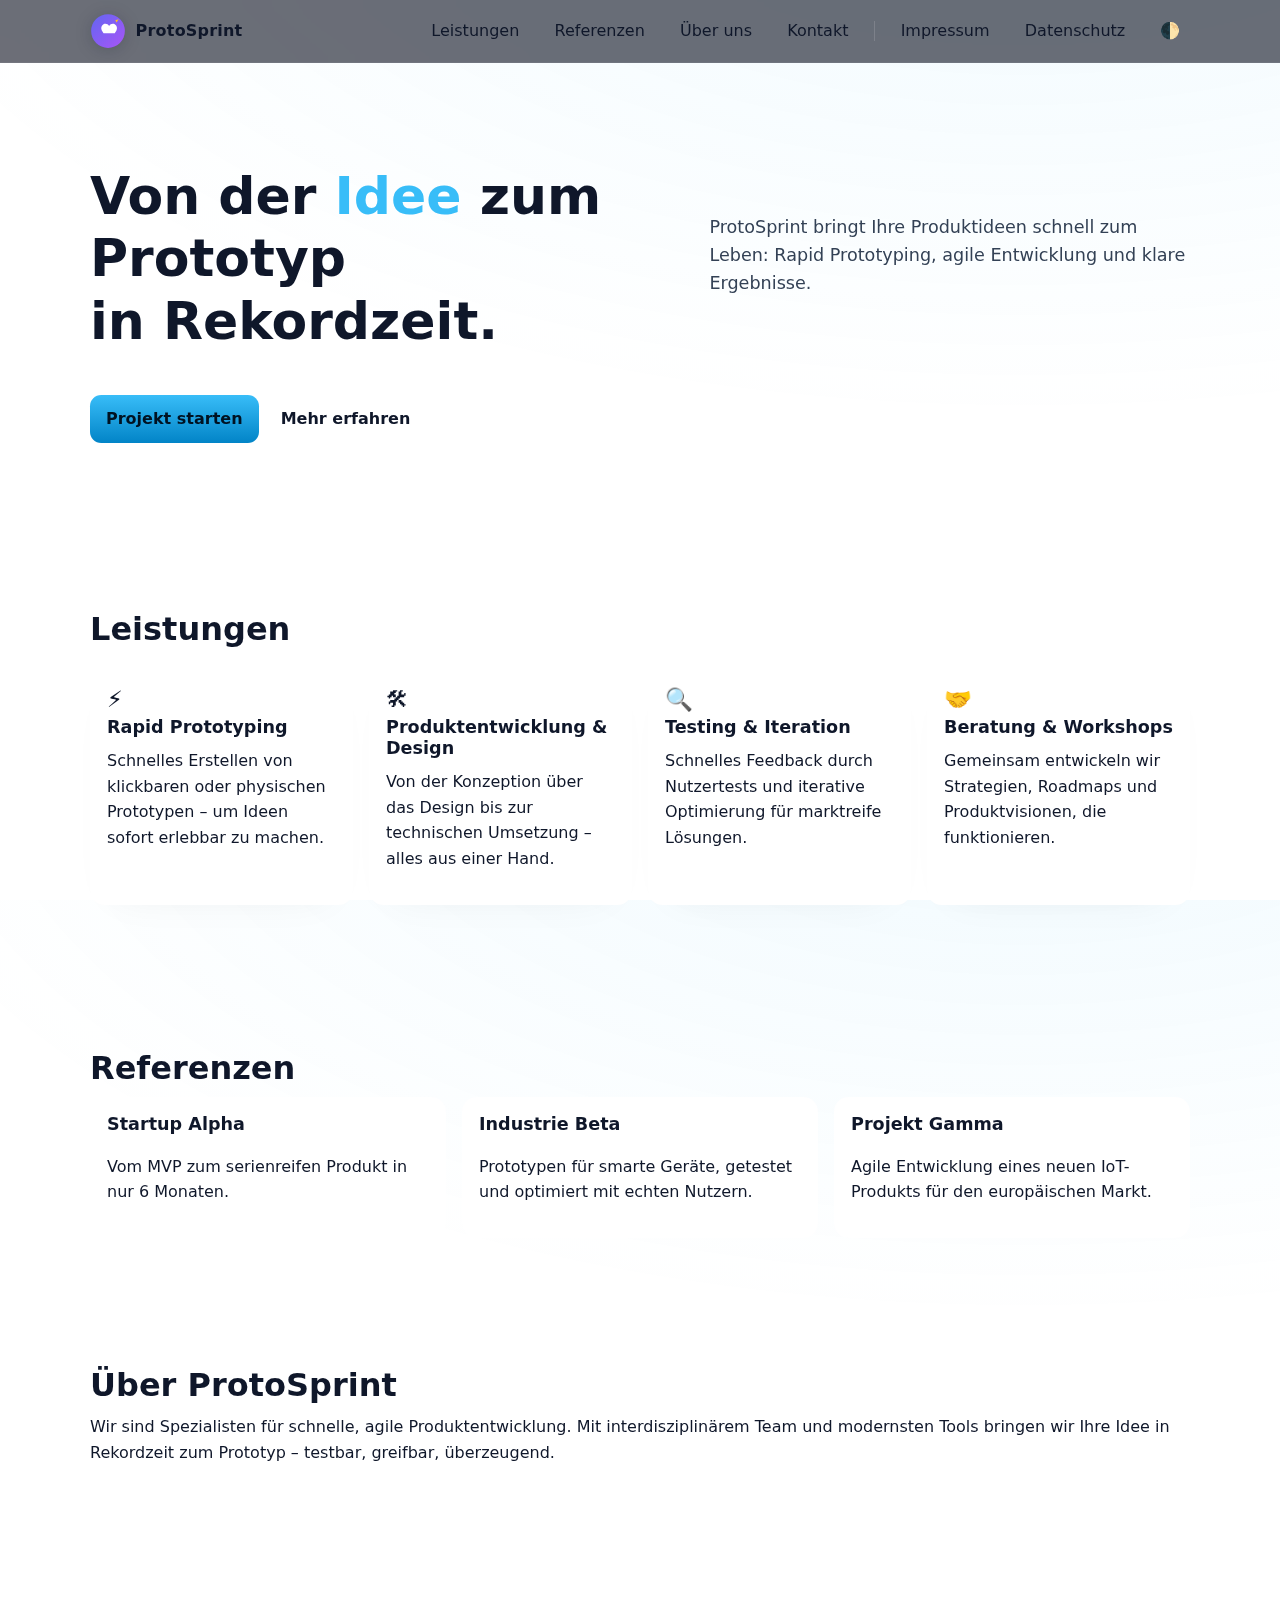
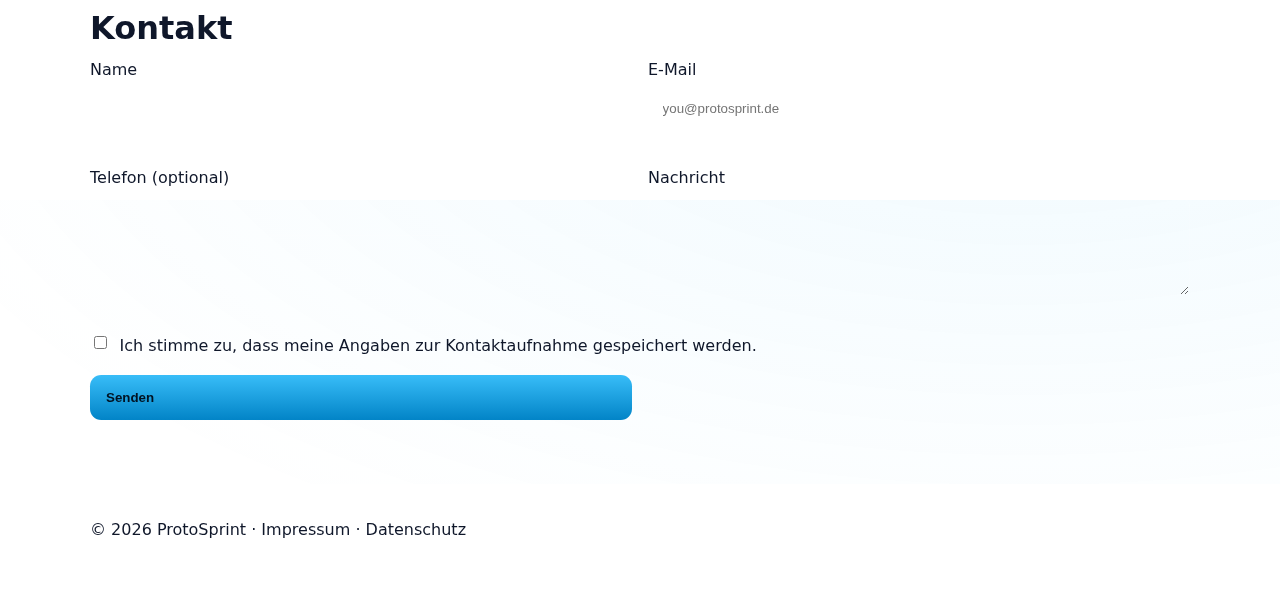
<file: index.html>
<!doctype html>
<html lang="de">
<head>
  <meta charset="utf-8">
  <meta name="viewport" content="width=device-width, initial-scale=1">
  <title>Test - ProtoSprint – Von der Idee zum Prototyp</title>
  <meta name="description" content="ProtoSprint: Rapid Prototyping und Produktentwicklung in Rekordzeit.">
  <meta name="theme-color" content="#6366f1">
  <meta property="og:title" content="ProtoSprint – Prototyping & Produktentwicklung">
  <meta property="og:description" content="Von der Idee zum Prototyp in Rekordzeit. Rapid Prototyping, Produktentwicklung und agile Innovation.">
  <meta property="og:type" content="website">
  <link rel="icon" href="assets/logo.svg" type="image/svg+xml">
  <link rel="stylesheet" href="assets/styles.css">
</head>
<body>
  <a class="skip-link" href="#main">Zum Inhalt springen</a>

  <header class="site-header" data-elevated="false">
    <div class="container header-inner">
      <a class="brand" href="index.html" aria-label="Startseite">
        <img src="assets/logo.svg" alt="ProtoSprint Logo" width="36" height="36" decoding="async">
        <span>ProtoSprint</span>
      </a>
      <button class="nav-toggle" aria-expanded="false" aria-controls="nav" aria-label="Menü umschalten">
        <span class="bars" aria-hidden="true"></span>
      </button>
      <nav id="nav" class="nav" aria-label="Hauptnavigation">
        <ul>
          <li><a href="#leistungen">Leistungen</a></li>
          <li><a href="#referenzen">Referenzen</a></li>
          <li><a href="#ueber">Über uns</a></li>
          <li><a href="#kontakt">Kontakt</a></li>
          <li class="divider" aria-hidden="true"></li>
          <li><a href="impressum.html">Impressum</a></li>
          <li><a href="datenschutz.html">Datenschutz</a></li>
          <li><button class="mode-toggle" id="mode-toggle" aria-pressed="false" title="Hell/Dunkel umschalten">🌓</button></li>
        </ul>
      </nav>
    </div>
  </header>

  <main id="main">
    <section class="hero">
      <div class="container hero-inner">
        <h1>Von der <span class="accent">Idee</span> zum Prototyp<br> in Rekordzeit.</h1>
        <p class="lead">ProtoSprint bringt Ihre Produktideen schnell zum Leben: Rapid Prototyping, agile Entwicklung und klare Ergebnisse.</p>
        <div class="actions">
          <a class="btn primary" href="#kontakt">Projekt starten</a>
          <a class="btn ghost" href="#leistungen">Mehr erfahren</a>
        </div>
      </div>
    </section>

    <section id="leistungen" class="section">
      <div class="container">
        <h2>Leistungen</h2>
        <ul class="feature-grid">
          <li>
            <div class="icon">⚡</div>
            <h3>Rapid Prototyping</h3>
            <p>Schnelles Erstellen von klickbaren oder physischen Prototypen – um Ideen sofort erlebbar zu machen.</p>
          </li>
          <li>
            <div class="icon">🛠</div>
            <h3>Produktentwicklung & Design</h3>
            <p>Von der Konzeption über das Design bis zur technischen Umsetzung – alles aus einer Hand.</p>
          </li>
          <li>
            <div class="icon">🔍</div>
            <h3>Testing & Iteration</h3>
            <p>Schnelles Feedback durch Nutzertests und iterative Optimierung für marktreife Lösungen.</p>
          </li>
          <li>
            <div class="icon">🤝</div>
            <h3>Beratung & Workshops</h3>
            <p>Gemeinsam entwickeln wir Strategien, Roadmaps und Produktvisionen, die funktionieren.</p>
          </li>
        </ul>
      </div>
    </section>

    <section id="referenzen" class="section alt">
      <div class="container">
        <h2>Referenzen</h2>
        <div class="cards">
          <article class="card">
            <h3>Startup Alpha</h3>
            <p>Vom MVP zum serienreifen Produkt in nur 6 Monaten.</p>
          </article>
          <article class="card">
            <h3>Industrie Beta</h3>
            <p>Prototypen für smarte Geräte, getestet und optimiert mit echten Nutzern.</p>
          </article>
          <article class="card">
            <h3>Projekt Gamma</h3>
            <p>Agile Entwicklung eines neuen IoT-Produkts für den europäischen Markt.</p>
          </article>
        </div>
      </div>
    </section>

    <section id="ueber" class="section">
      <div class="container">
        <h2>Über ProtoSprint</h2>
        <p>Wir sind Spezialisten für schnelle, agile Produktentwicklung. Mit interdisziplinärem Team und modernsten Tools bringen wir Ihre Idee in Rekordzeit zum Prototyp – testbar, greifbar, überzeugend.</p>
      </div>
    </section>

    <section id="kontakt" class="section alt">
      <div class="container">
        <h2>Kontakt</h2>
        <form id="contact-form" class="contact" novalidate>
          <div class="field">
            <label for="name">Name</label>
            <input id="name" name="name" type="text" autocomplete="name" required>
            <small class="error" aria-live="polite"></small>
          </div>
          <div class="field half">
            <label for="email">E-Mail</label>
            <input id="email" name="email" type="email" autocomplete="email" required placeholder="you@protosprint.de">
            <small class="error" aria-live="polite"></small>
          </div>
          <div class="field half">
            <label for="tel">Telefon (optional)</label>
            <input id="tel" name="tel" type="tel" autocomplete="tel">
          </div>
          <div class="field">
            <label for="msg">Nachricht</label>
            <textarea id="msg" name="msg" rows="5" required></textarea>
            <small class="error" aria-live="polite"></small>
          </div>
          <div class="field chk">
            <input id="consent" name="consent" type="checkbox" required>
            <label for="consent">Ich stimme zu, dass meine Angaben zur Kontaktaufnahme gespeichert werden.</label>
          </div>
          <button class="btn primary" type="submit">Senden</button>
          <p class="form-status" role="status" aria-live="polite"></p>
        </form>
      </div>
    </section>
  </main>

  <footer class="site-footer">
    <div class="container">
      <p>© <span id="year"></span> ProtoSprint · <a href="impressum.html">Impressum</a> · <a href="datenschutz.html">Datenschutz</a></p>
    </div>
  </footer>

  <script src="assets/script.js" defer></script>
</body>
</html>
</file>
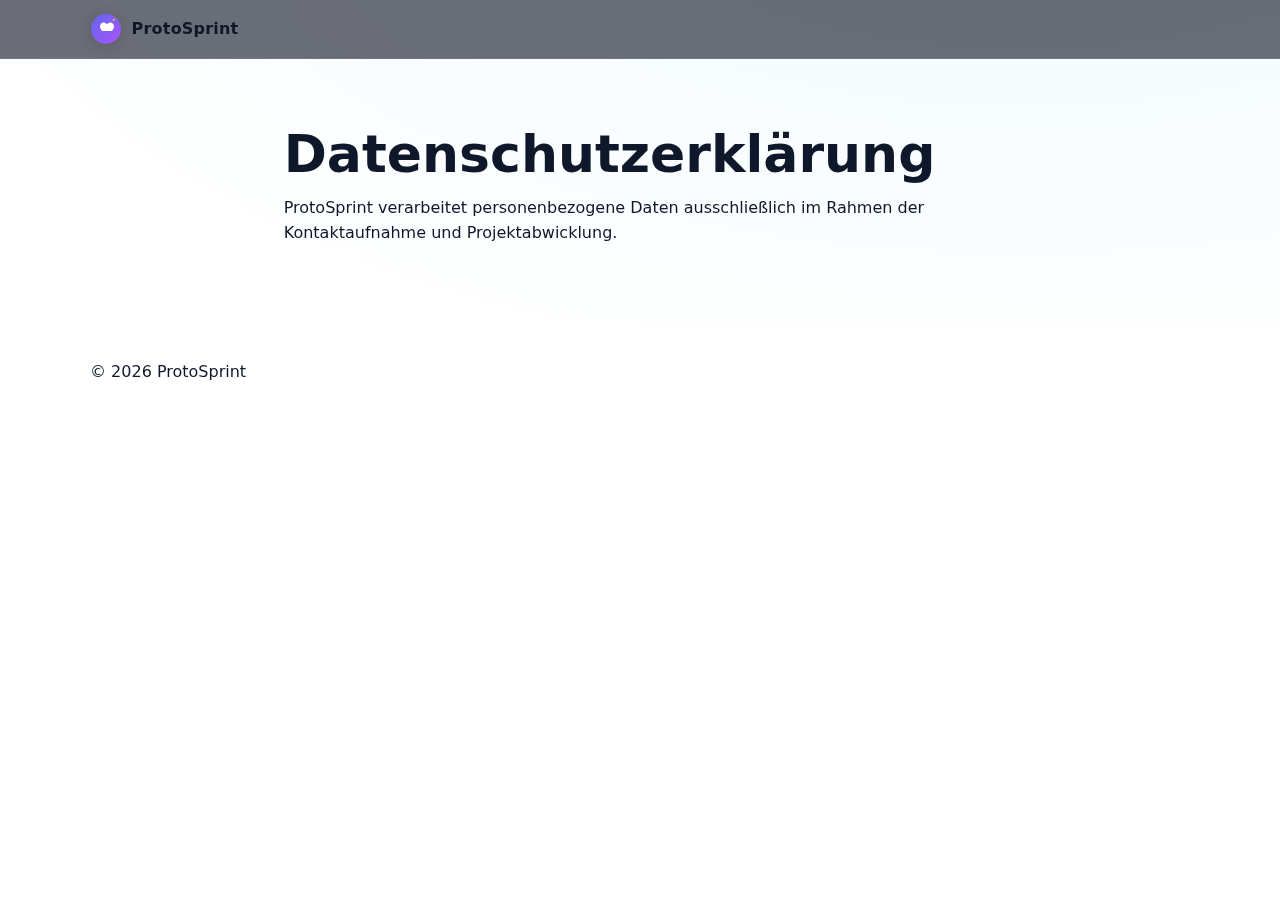
<file: datenschutz.html>
<!doctype html>
<html lang="de">
<head><meta charset="utf-8"><meta name="viewport" content="width=device-width, initial-scale=1">
<title>Datenschutz – ProtoSprint</title>
<link rel="stylesheet" href="assets/styles.css"></head>
<body>
<header class="site-header"><div class="container header-inner"><a class="brand" href="index.html">
<img src="assets/logo.svg" width="32" height="32" alt="ProtoSprint Logo"><span>ProtoSprint</span></a></div></header>
<main class="section"><div class="container readable">
<h1>Datenschutzerklärung</h1>
<p>ProtoSprint verarbeitet personenbezogene Daten ausschließlich im Rahmen der Kontaktaufnahme und Projektabwicklung.</p>
</div></main>
<footer class="site-footer"><div class="container">© <span id="year"></span> ProtoSprint</div></footer>
<script src="assets/script.js" defer></script></body></html>
</file>
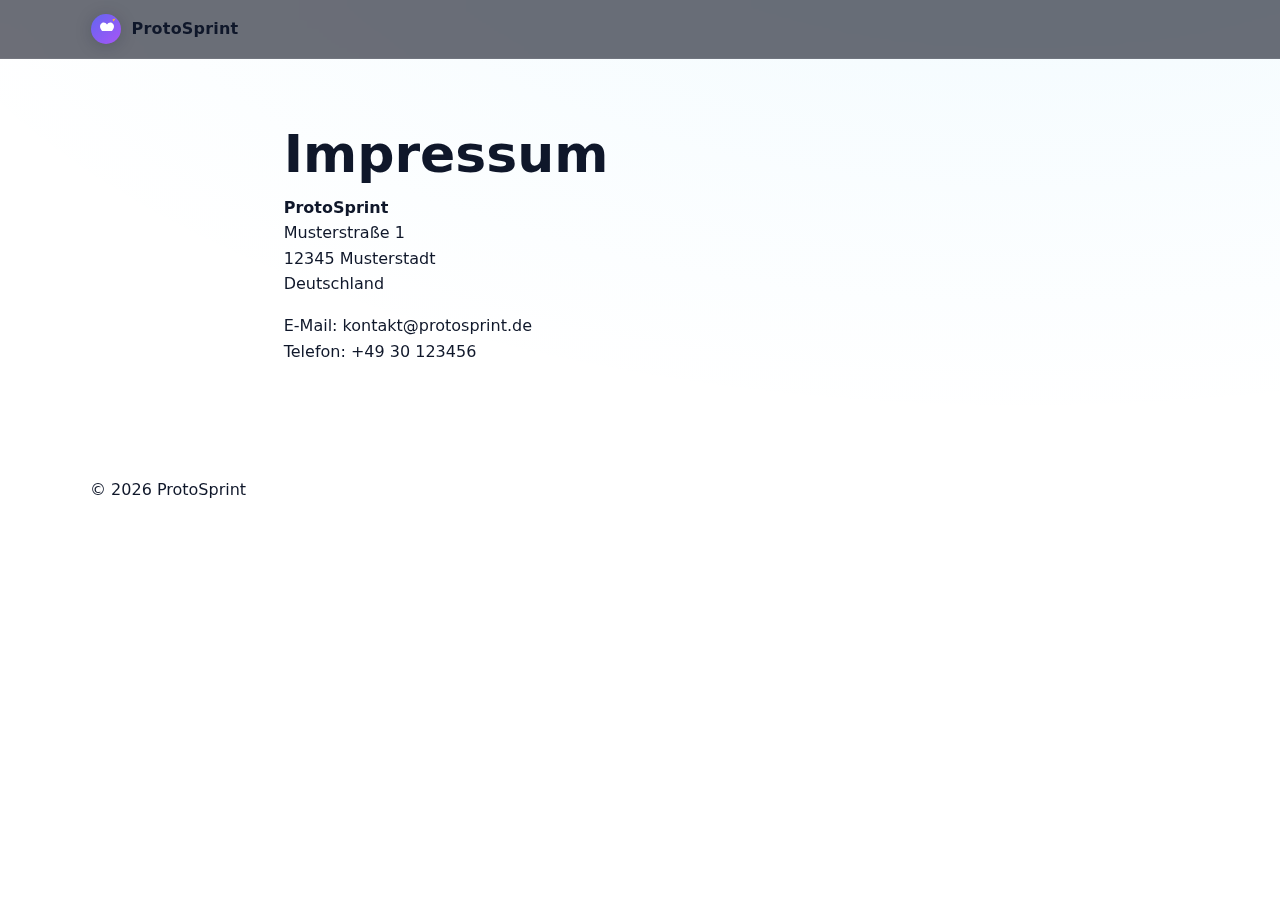
<file: impressum.html>
<!doctype html>
<html lang="de">
<head><meta charset="utf-8"><meta name="viewport" content="width=device-width, initial-scale=1">
<title>Impressum – ProtoSprint</title>
<link rel="stylesheet" href="assets/styles.css"></head>
<body>
<header class="site-header"><div class="container header-inner"><a class="brand" href="index.html">
<img src="assets/logo.svg" width="32" height="32" alt="ProtoSprint Logo"><span>ProtoSprint</span></a></div></header>
<main class="section"><div class="container readable">
<h1>Impressum</h1>
<p><strong>ProtoSprint</strong><br>Musterstraße 1<br>12345 Musterstadt<br>Deutschland</p>
<p>E-Mail: kontakt@protosprint.de<br>Telefon: +49 30 123456</p>
</div></main>
<footer class="site-footer"><div class="container">© <span id="year"></span> ProtoSprint</div></footer>
<script src="assets/script.js" defer></script></body></html>
</file>
<file: assets/styles.css>
/* Base Styles – moderne, zugängliche, responsive */
:root{
  --bg: #0b1020;
  --bg-2: #0f152b;
  --text: #e6e9f2;
  --muted: #b8bfd6;
  --card: #111832;
  --accent-400: #38bdf8;
  --accent-500: #0ea5e9;
  --accent-600: #0284c7;
  --ring: rgba(56, 189, 248, 0.5);
  --shadow: rgba(2, 8, 23, 0.6);
}

@media (prefers-color-scheme: light){
  :root{
    --bg: #f8fafc;
    --bg-2: #ffffff;
    --text: #0f172a;
    --muted: #334155;
    --card: #ffffff;
    --shadow: rgba(2, 8, 23, 0.08);
  }
}

*{box-sizing:border-box}
html,body{height:100%}
body{
  margin:0;
  font:16px/1.6 system-ui, -apple-system, Segoe UI, Roboto, Ubuntu, Cantarell, Noto Sans, Helvetica, Arial, Apple Color Emoji, Segoe UI Emoji;
  color:var(--text);
  background:radial-gradient(1200px 600px at 80% -20%, rgba(56,189,248,.08), transparent), var(--bg);
  -webkit-font-smoothing:antialiased; -moz-osx-font-smoothing:grayscale;
}

img{max-width:100%; display:block}
a{color:inherit; text-decoration:none}
a:hover{opacity:.9}
p{margin:0 0 1rem}
h1,h2,h3{line-height:1.2; margin:0 0 .6rem}
h1{font-size:clamp(2rem, 3.6vw + 1rem, 3.25rem)}
h2{font-size:clamp(1.4rem, 1.6vw + 1rem, 2rem)}
h3{font-size:1.1rem}

.container{width:min(1100px, 92%); margin-inline:auto}
.readable{max-width:70ch}
.section{padding:clamp(2.5rem, 5vw, 5rem) 0}
.section.alt{background:linear-gradient(180deg, transparent, rgba(255,255,255,.04))}
.section.center{display:grid; place-items:center; min-height:60vh}

.site-header{
  position:sticky; top:0; z-index:50; background:rgba(10, 14, 28, .6);
  backdrop-filter:saturate(140%) blur(8px);
  border-bottom:1px solid rgba(255,255,255,.06);
  transition: box-shadow .2s ease;
}
.site-header[data-elevated="true"]{ box-shadow: 0 8px 30px -12px var(--shadow) }

.header-inner{display:flex; align-items:center; justify-content:space-between; gap:.75rem; padding:.8rem 0}
.brand{display:flex; align-items:center; gap:.6rem; font-weight:700; letter-spacing:.2px}
.brand img{filter:drop-shadow(0 2px 8px rgba(2,8,23,.2))}

.nav ul{display:flex; align-items:center; list-style:none; gap:1rem; margin:0; padding:0}
.nav a{padding:.4rem .6rem; border-radius:.5rem}
.nav .divider{width:1px; height:20px; background:rgba(255,255,255,.14)}
.mode-toggle{border:none; background:transparent; padding:.4rem .6rem; font-size:1rem; cursor:pointer}

.nav-toggle{display:none; border:1px solid rgba(255,255,255,.2); background:transparent; padding:.5rem .6rem; border-radius:.6rem; cursor:pointer}
.nav-toggle .bars{display:block; width:22px; height:2px; background:currentColor; position:relative}
.nav-toggle .bars::before,.nav-toggle .bars::after{content:""; position:absolute; left:0; width:22px; height:2px; background:currentColor; transform-origin:left center}
.nav-toggle .bars::before{top:-6px}.nav-toggle .bars::after{top:6px}

.skip-link{position:absolute; left:-999px; top:auto; width:1px; height:1px; overflow:hidden}
.skip-link:focus{left:1rem; top:1rem; width:auto; height:auto; background:var(--accent-500); color:#000; padding:.5rem .75rem; border-radius:.5rem}

.hero{padding:clamp(3rem, 8vw, 7rem) 0}
.hero-inner{display:grid; grid-template-columns: 1.1fr .9fr; gap:2rem; align-items:center}
.lead{font-size:1.1rem; color:var(--muted)}
.accent{color:var(--accent-400)}
.hero-media{margin-top:1.25rem; border-radius:1rem; overflow:hidden; box-shadow:0 24px 80px -30px var(--shadow)}

.feature-grid{display:grid; grid-template-columns: repeat(4, 1fr); gap:1rem; padding:0; list-style:none}
.feature-grid li{background:var(--card); border:1px solid rgba(255,255,255,.06); padding:1rem; border-radius:.9rem; box-shadow:0 16px 40px -28px var(--shadow)}
.feature-grid .icon{font-size:1.4rem}

.cards{display:grid; grid-template-columns: repeat(3, 1fr); gap:1rem}
.card{background:var(--card); border:1px solid rgba(255,255,255,.06); padding:1rem; border-radius:.9rem; display:flex; flex-direction:column; gap:.6rem}

.stats{display:flex; flex-wrap:wrap; gap:1.5rem; padding:0; list-style:none}
.stats strong{font-size:1.8rem; display:block}
.stats span{color:var(--muted)}

.contact{display:grid; grid-template-columns: repeat(2, 1fr); gap:1rem}
.field{display:flex; flex-direction:column; gap:.35rem}
.field.half{grid-column: span 1}
.field.chk{grid-column: 1/-1; flex-direction:row; align-items:flex-start; gap:.6rem}
input,textarea{border:1px solid rgba(255,255,255,.16); background:rgba(255,255,255,.02); color:inherit; border-radius:.6rem; padding:.7rem .85rem; outline:none}
input:focus,textarea:focus{box-shadow:0 0 0 .2rem var(--ring); border-color:transparent}
.error{color:#ffb4b4; min-height:1.2em}
.form-status{min-height:1.4em; margin-top:.4rem}

.btn{display:inline-flex; align-items:center; gap:.5rem; padding:.7rem 1rem; border-radius:.7rem; border:1px solid rgba(255,255,255,.14); font-weight:600; text-align:center; cursor:pointer}
.btn.primary{background:linear-gradient(180deg, var(--accent-400), var(--accent-600)); color:#001222; border:none}
.btn.ghost{background:transparent}
.btn.small{padding:.45rem .7rem; font-size:.9rem}

.site-footer{padding:2rem 0; border-top:1px solid rgba(255,255,255,.06); background:var(--bg-2)}

/* Responsive */
@media (max-width: 900px){
  .hero-inner{grid-template-columns:1fr}
  .feature-grid{grid-template-columns: repeat(2, 1fr)}
  .cards{grid-template-columns: 1fr}
  .contact{grid-template-columns:1fr}
  .field.half{grid-column:1/-1}
  .nav-toggle{display:inline-block}
  .nav{position:fixed; inset:64px 0 auto; transform:translateY(-30px); opacity:0; pointer-events:none; transition:.2s ease; background:var(--bg-2); border-bottom:1px solid rgba(255,255,255,.08)}
  .nav.open{transform:translateY(0); opacity:1; pointer-events:auto}
  .nav ul{padding:1rem; gap:.5rem; justify-content:flex-start; flex-wrap:wrap}
  .nav .divider{display:none}
}

/* Light/Dark switch helper */
:root[data-theme="light"]{
  --bg:#ffffff; --bg-2:#ffffff; --text:#0f172a; --muted:#334155; --card:#ffffff; --shadow:rgba(2,8,23,.08);
}
</file>
